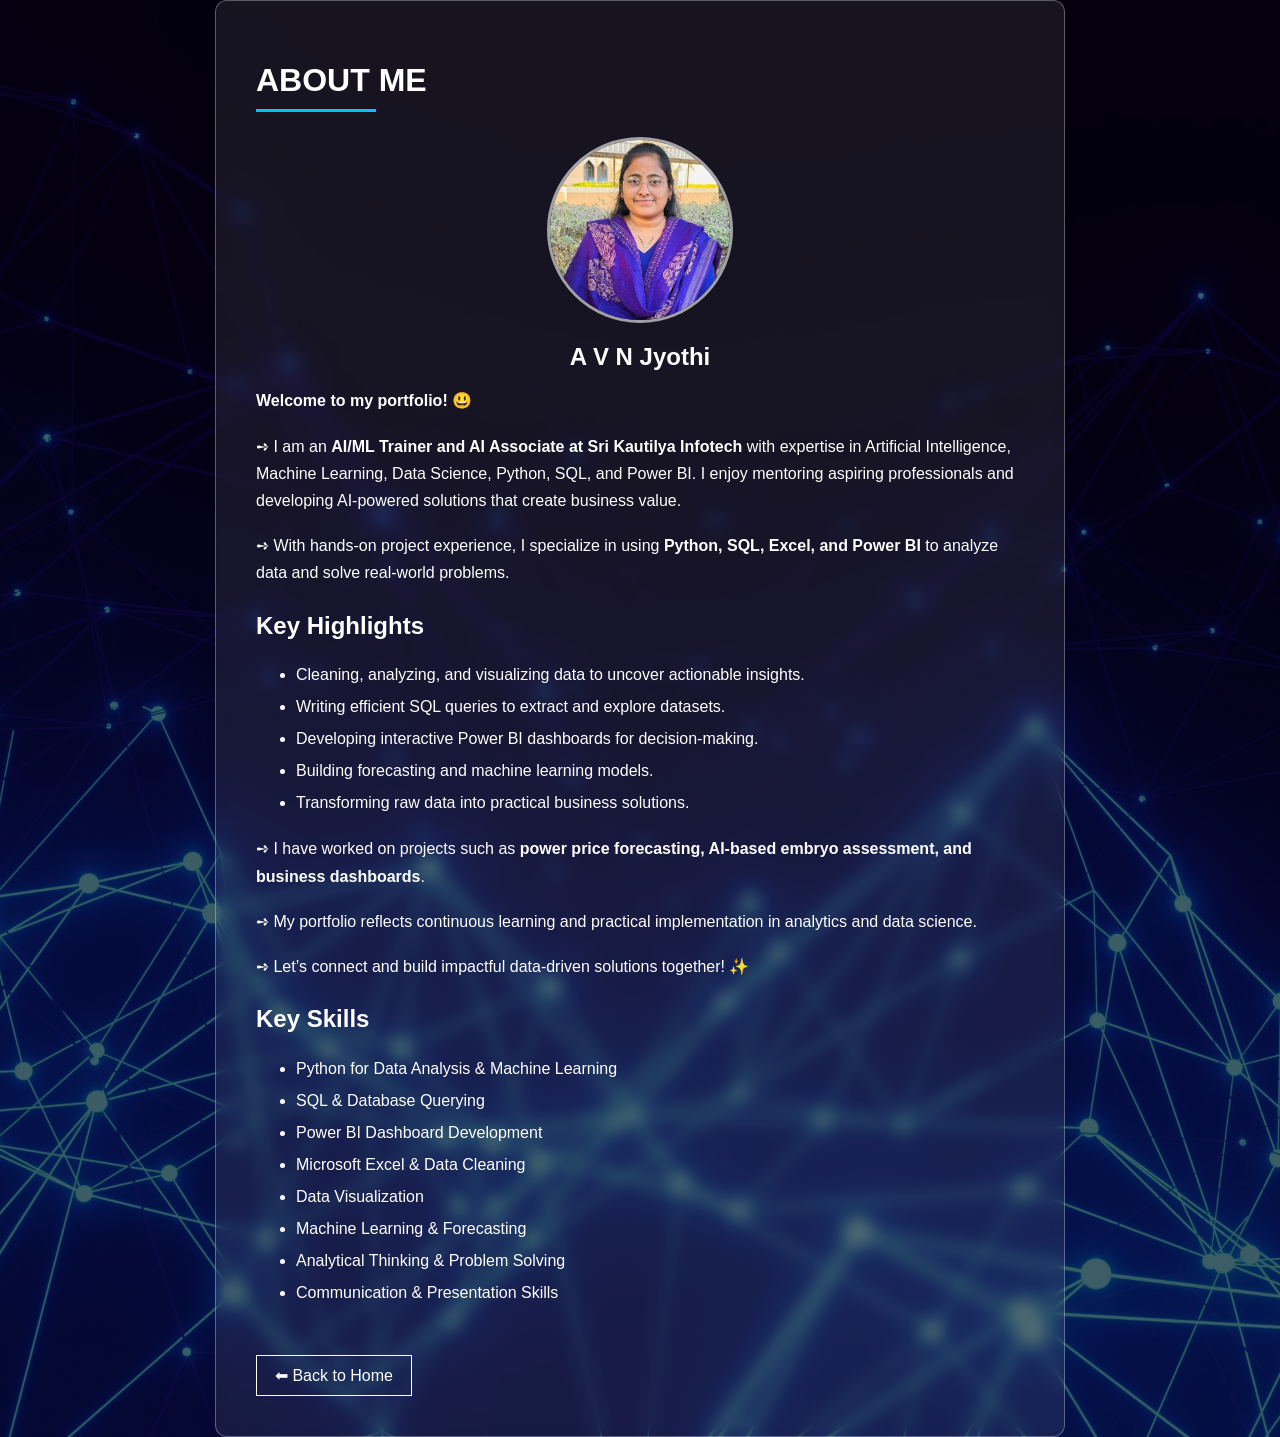
<file: about.html>
<!DOCTYPE html>
<html>
<head>
    <title>About Me - Jyothi</title>
    <link rel="stylesheet" href="style.css">
</head>

<body>

<div class="about-page-wrapper"
     style="background-image: url('images/background.jpg');">

    <div class="about-content-box">

        <!-- Title -->
        <h1 class="about-title">ABOUT ME</h1>
        <div class="about-divider-line"></div>

        <!-- Profile Image -->
        <div class="about-profile-top">
            <img src="images\profile.jpeg" alt="Profile Photo">
        </div>

        <!-- Name -->
        <h2 class="about-name">A V N Jyothi</h2>

        <!-- Content Starts -->
        <p class="about-description">
            <strong>Welcome to my portfolio! 😃</strong>
        </p>

        <p class="about-description">
    ➺ I am an <strong>AI/ML Trainer and AI Associate at Sri Kautilya Infotech</strong> with expertise in Artificial Intelligence, Machine Learning,
            Data Science, Python, SQL, and Power BI. I enjoy mentoring aspiring professionals and
            developing AI-powered solutions that create business value.
</p>

        <p class="about-description">
            ➺ With hands-on project experience, I specialize in using
            <strong>Python, SQL, Excel, and Power BI</strong>
            to analyze data and solve real-world problems.
        </p>

        <h2 class="about-subtitle">Key Highlights</h2>

        <ul class="about-skills-list">
            <li>Cleaning, analyzing, and visualizing data to uncover actionable insights.</li>
            <li>Writing efficient SQL queries to extract and explore datasets.</li>
            <li>Developing interactive Power BI dashboards for decision-making.</li>
            <li>Building forecasting and machine learning models.</li>
            <li>Transforming raw data into practical business solutions.</li>
        </ul>

        <p class="about-description">
            ➺ I have worked on projects such as
            <strong>power price forecasting, AI-based embryo assessment,
            and business dashboards</strong>.
        </p>

        <p class="about-description">
            ➺ My portfolio reflects continuous learning and practical implementation
            in analytics and data science.
        </p>

        <p class="about-description">
            ➺ Let’s connect and build impactful data-driven solutions together! ✨
        </p>

        <h2 class="about-subtitle">Key Skills</h2>

        <ul class="about-skills-list">
            <li>Python for Data Analysis & Machine Learning</li>
            <li>SQL & Database Querying</li>
            <li>Power BI Dashboard Development</li>
            <li>Microsoft Excel & Data Cleaning</li>
            <li>Data Visualization</li>
            <li>Machine Learning & Forecasting</li>
            <li>Analytical Thinking & Problem Solving</li>
            <li>Communication & Presentation Skills</li>
        </ul>

        <a class="about-back-button" href="index.html">
            ⬅ Back to Home
        </a>

    </div>

</div>

</body>
</html>
</file>
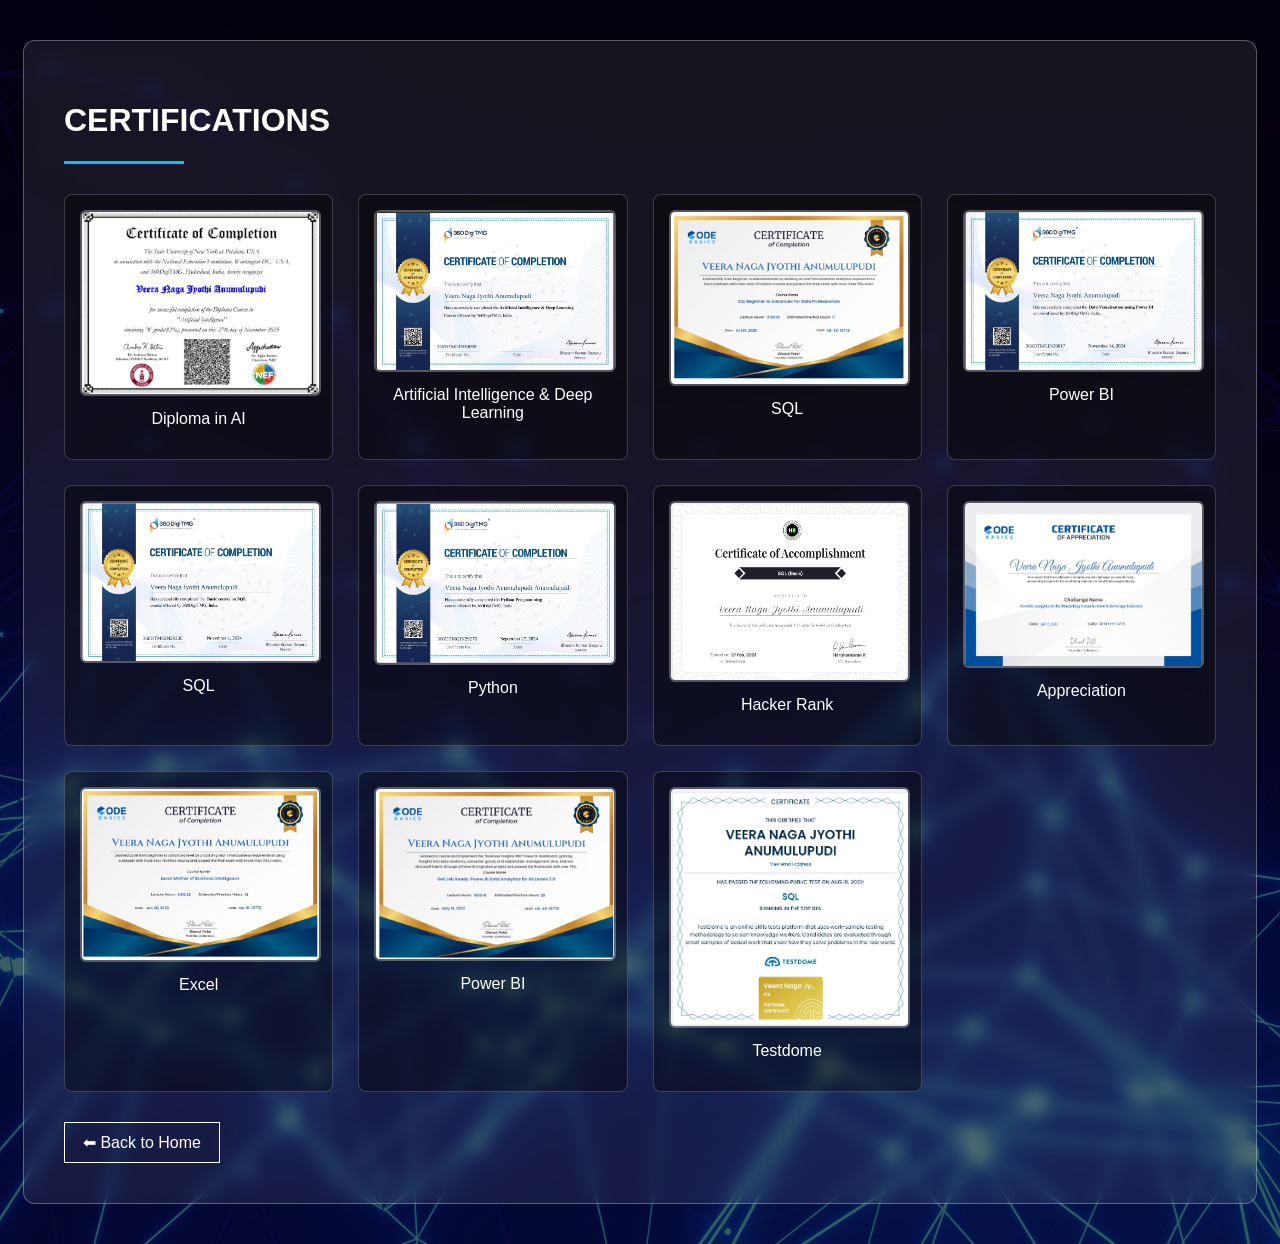
<file: certifications.html>
<!DOCTYPE html>
<html>
<head>
    <title>Certifications - Jyothi</title>
    <link rel="stylesheet" href="style.css">
</head>

<body>

<div class="cert-page-wrapper"
     style="background-image: url('images/background.jpg');">

<div class="cert-content-box">

    <h1 class="cert-title">CERTIFICATIONS</h1>
    <div class="cert-divider"></div>

    <div class="cert-grid">

        <!-- Certification Cards -->
        <div class="cert-card">
            <img src="certifications/cer0.jpg" onclick="openCert(this.src)">
            <p>Diploma in AI</p>
        </div>
        <div class="cert-card">
            <img src="certifications/AI.jpg" onclick="openCert(this.src)">
            <p>Artificial Intelligence & Deep Learning</p>
        </div>

        <div class="cert-card">
            <img src="certifications/cert1.jpg" onclick="openCert(this.src)">
            <p>SQL</p>
        </div>

        <div class="cert-card">
            <img src="certifications/cert2.jpg" onclick="openCert(this.src)">
            <p>Power BI</p>
        </div>

        <div class="cert-card">
            <img src="certifications/cert3.jpg" onclick="openCert(this.src)">
            <p>SQL</p>
        </div>

        <div class="cert-card">
            <img src="certifications/cert4.jpg" onclick="openCert(this.src)">
            <p>Python</p>
        </div>

        <div class="cert-card">
            <img src="certifications/cert5.jpg" onclick="openCert(this.src)">
            <p>Hacker Rank</p>
        </div>

        <div class="cert-card">
            <img src="certifications/cert6.jpg" onclick="openCert(this.src)">
            <p>Appreciation</p>
        </div>

        <div class="cert-card">
            <img src="certifications/cert7.jpg" onclick="openCert(this.src)">
            <p>Excel</p>
        </div>

        <div class="cert-card">
            <img src="certifications/cert8.jpg" onclick="openCert(this.src)">
            <p>Power BI</p>
        </div>

        <div class="cert-card">
            <img src="certifications/cert9.jpg" onclick="openCert(this.src)">
            <p>Testdome</p>
        </div>

    </div>

    <a class="cert-back-btn" href="index.html">⬅ Back to Home</a>

</div>
</div>

<!-- Popup Viewer -->
<div id="certPopup" class="cert-popup" onclick="closeCert()">
    <span class="cert-close">&times;</span>
    <img id="certPopupImg">
</div>

<script>
function openCert(src) {
    document.getElementById("certPopup").style.display = "flex";
    document.getElementById("certPopupImg").src = src;
}

function closeCert() {
    document.getElementById("certPopup").style.display = "none";
}
</script>

</body>
</html>
</file>
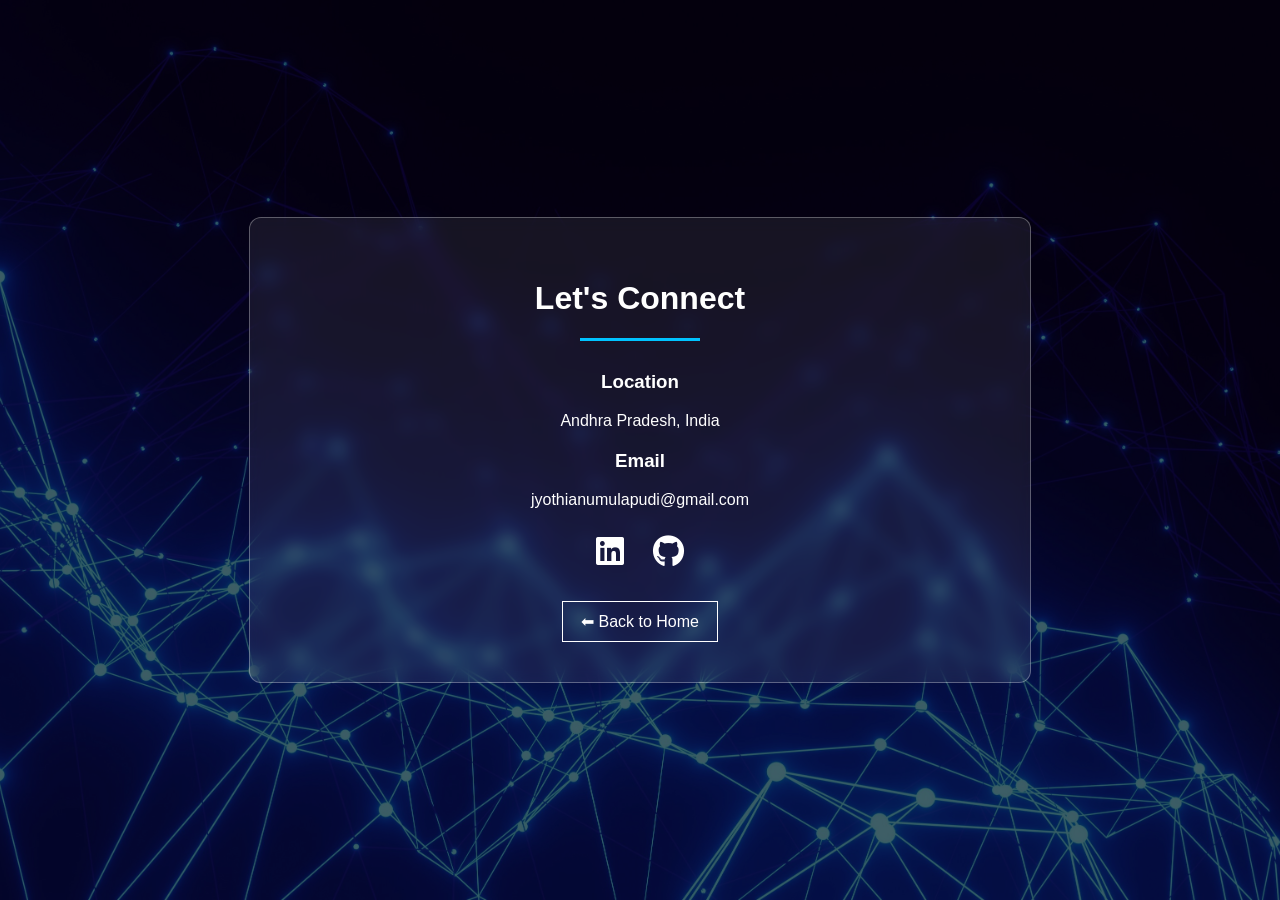
<file: contact.html>
<!DOCTYPE html>
<html>
<head>
    <title>Contact - Jyothi</title>
    <link rel="stylesheet" href="style.css">

    <!-- Icons library -->
    <link rel="stylesheet"
          href="https://cdnjs.cloudflare.com/ajax/libs/font-awesome/6.5.1/css/all.min.css">
</head>

<body>

<div class="contact-page-wrapper"
     style="background-image: url('images/background.jpg');">

    <div class="contact-content-box">

        <h1 class="contact-title">Let's Connect</h1>
        <div class="contact-divider"></div>

        <div class="contact-item">
            <h3>Location</h3>
            <p>Andhra Pradesh, India</p>
        </div>

        <div class="contact-item">
            <h3>Email</h3>
            <p>jyothianumulapudi@gmail.com</p>
        </div>

        <!-- Social Links -->
        <div class="contact-social">

            <!-- LinkedIn -->
            <a href="https://www.linkedin.com/in/avnjyothi/"
               target="_blank" class="social-icon">
                <i class="fab fa-linkedin"></i>
            </a>

            <!-- GitHub -->
            <a href="https://github.com/jyothianumulupudi"
               target="_blank" class="social-icon">
                <i class="fab fa-github"></i>
            </a>

        </div>

        <a class="contact-back-btn" href="index.html">
            ⬅ Back to Home
        </a>

    </div>

</div>

</body>
</html>
</file>
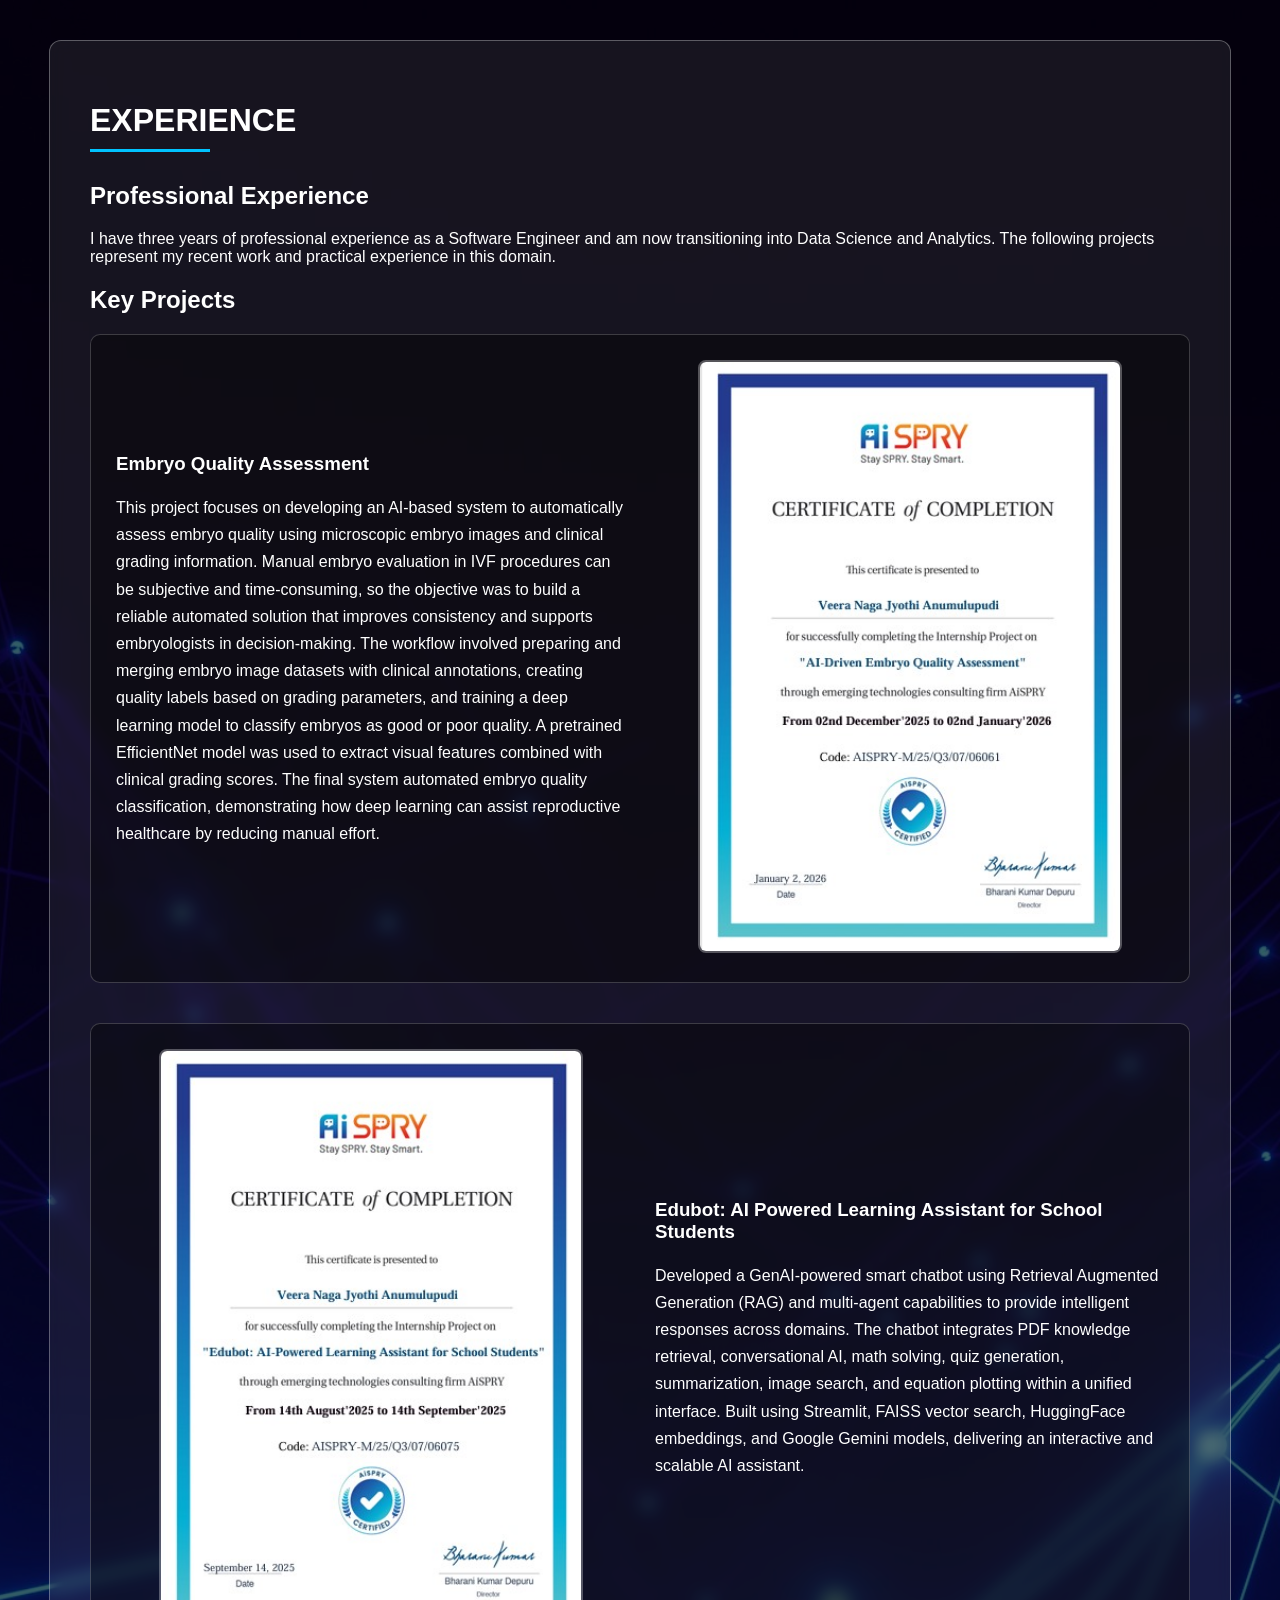
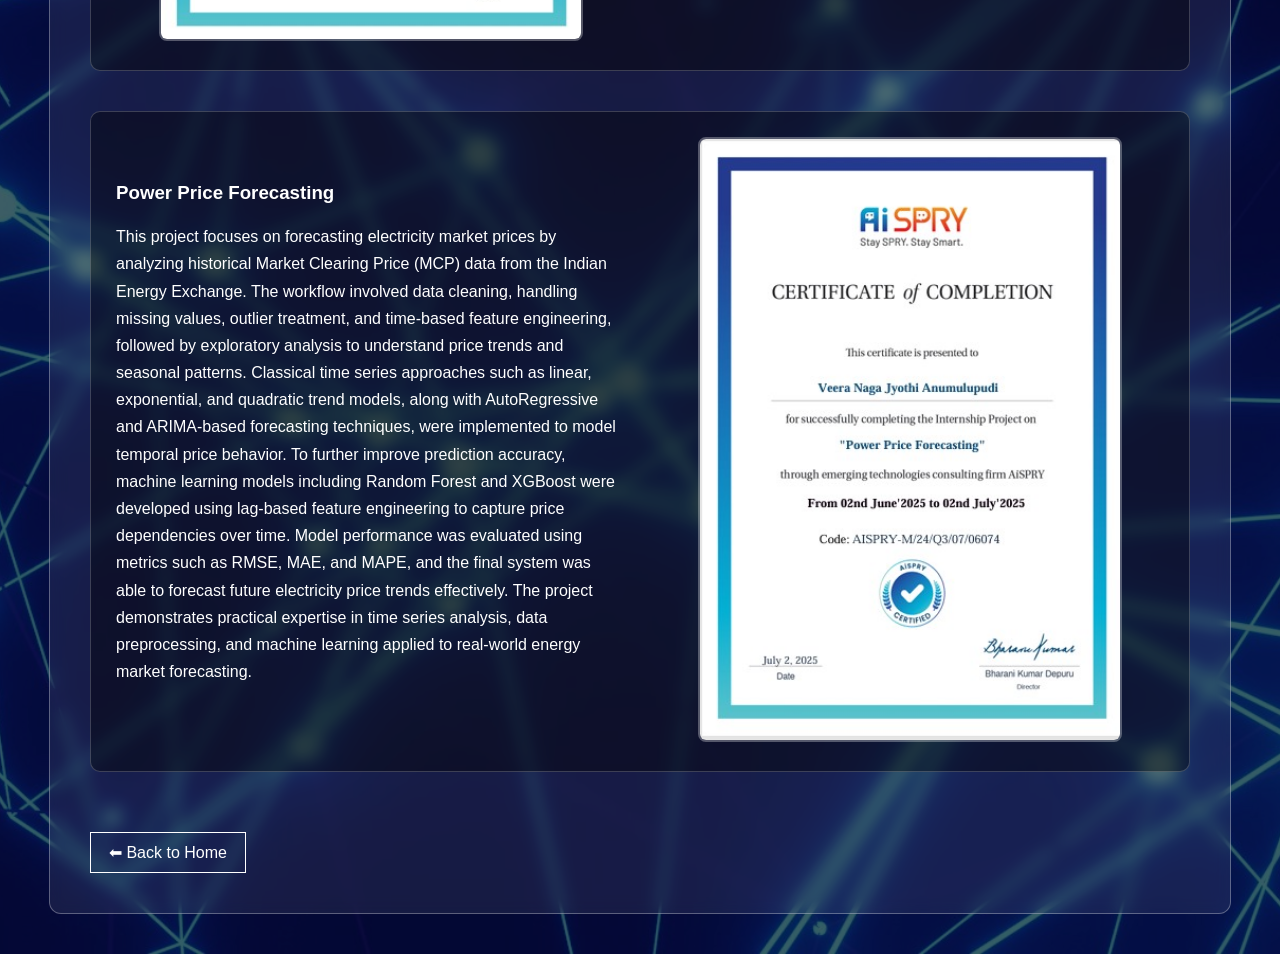
<file: experience.html>
<!DOCTYPE html>
<html>
<head>
    <title>Experience - Jyothi</title>
    <link rel="stylesheet" href="style.css">
</head>

<body>

<div class="experience-page-wrapper"
     style="background-image: url('images/background.jpg');">

<div class="experience-content-box">

    <h1 class="experience-title">EXPERIENCE</h1>
    <div class="experience-divider"></div>

    <!-- Experience -->
    <h2>Professional Experience</h2>
    <p>
        I have three years of professional experience as a Software Engineer and am now transitioning into Data Science and Analytics. The following projects represent my recent work and practical experience in this domain.
    </p>

    <h2>Key Projects</h2>

    <!-- Project 1: Description Left, Image Right -->
    <div class="project-card project-row">

        <div class="project-text">
            <h3>Embryo Quality Assessment</h3>
            <p>
                This project focuses on developing an AI-based system to automatically assess embryo quality using microscopic embryo images and clinical grading information. Manual embryo evaluation in IVF procedures can be subjective and time-consuming, so the objective was to build a reliable automated solution that improves consistency and supports embryologists in decision-making.

                The workflow involved preparing and merging embryo image datasets with clinical annotations, creating quality labels based on grading parameters, and training a deep learning model to classify embryos as good or poor quality. A pretrained EfficientNet model was used to extract visual features combined with clinical grading scores.

                The final system automated embryo quality classification, demonstrating how deep learning can assist reproductive healthcare by reducing manual effort.
            </p>
        </div>

        <div class="project-image">
            <img src="certifications/embryo.jpg" alt="Embryo Certification">
        </div>

    </div>

    <!-- Project 2: Image Left, Description Right -->
    <div class="project-card project-row reverse">

        <div class="project-text">
            <h3>Edubot: AI Powered Learning Assistant for School Students</h3>
            <p>
                Developed a GenAI-powered smart chatbot using Retrieval Augmented Generation (RAG) and multi-agent capabilities to provide intelligent responses across domains.

                The chatbot integrates PDF knowledge retrieval, conversational AI, math solving, quiz generation, summarization, image search, and equation plotting within a unified interface.

                Built using Streamlit, FAISS vector search, HuggingFace embeddings, and Google Gemini models, delivering an interactive and scalable AI assistant.
            </p>
        </div>

        <div class="project-image">
            <img src="certifications/chatbot.jpg" alt="EduBot Certification">
        </div>

    </div>

    <!-- Project 3: Description Left, Image Right -->
    <div class="project-card project-row">

        <div class="project-text">
            <h3>Power Price Forecasting</h3>
            <p>
This project focuses on forecasting electricity market prices by analyzing historical Market Clearing Price (MCP) data from the Indian Energy Exchange. The workflow involved data cleaning, handling missing values, outlier treatment, and time-based feature engineering, followed by exploratory analysis to understand price trends and seasonal patterns. Classical time series approaches such as linear, exponential, and quadratic trend models, along with AutoRegressive and ARIMA-based forecasting techniques, were implemented to model temporal price behavior.

To further improve prediction accuracy, machine learning models including Random Forest and XGBoost were developed using lag-based feature engineering to capture price dependencies over time. Model performance was evaluated using metrics such as RMSE, MAE, and MAPE, and the final system was able to forecast future electricity price trends effectively. The project demonstrates practical expertise in time series analysis, data preprocessing, and machine learning applied to real-world energy market forecasting.
            </p>
        </div>

        <div class="project-image">
            <img src="certifications/forecast.jpg" alt="Forecast Certification">
        </div>

    </div>

    <a class="experience-back-btn" href="index.html">
        ⬅ Back to Home
    </a>

</div>
</div>

</body>
</html>
</file>
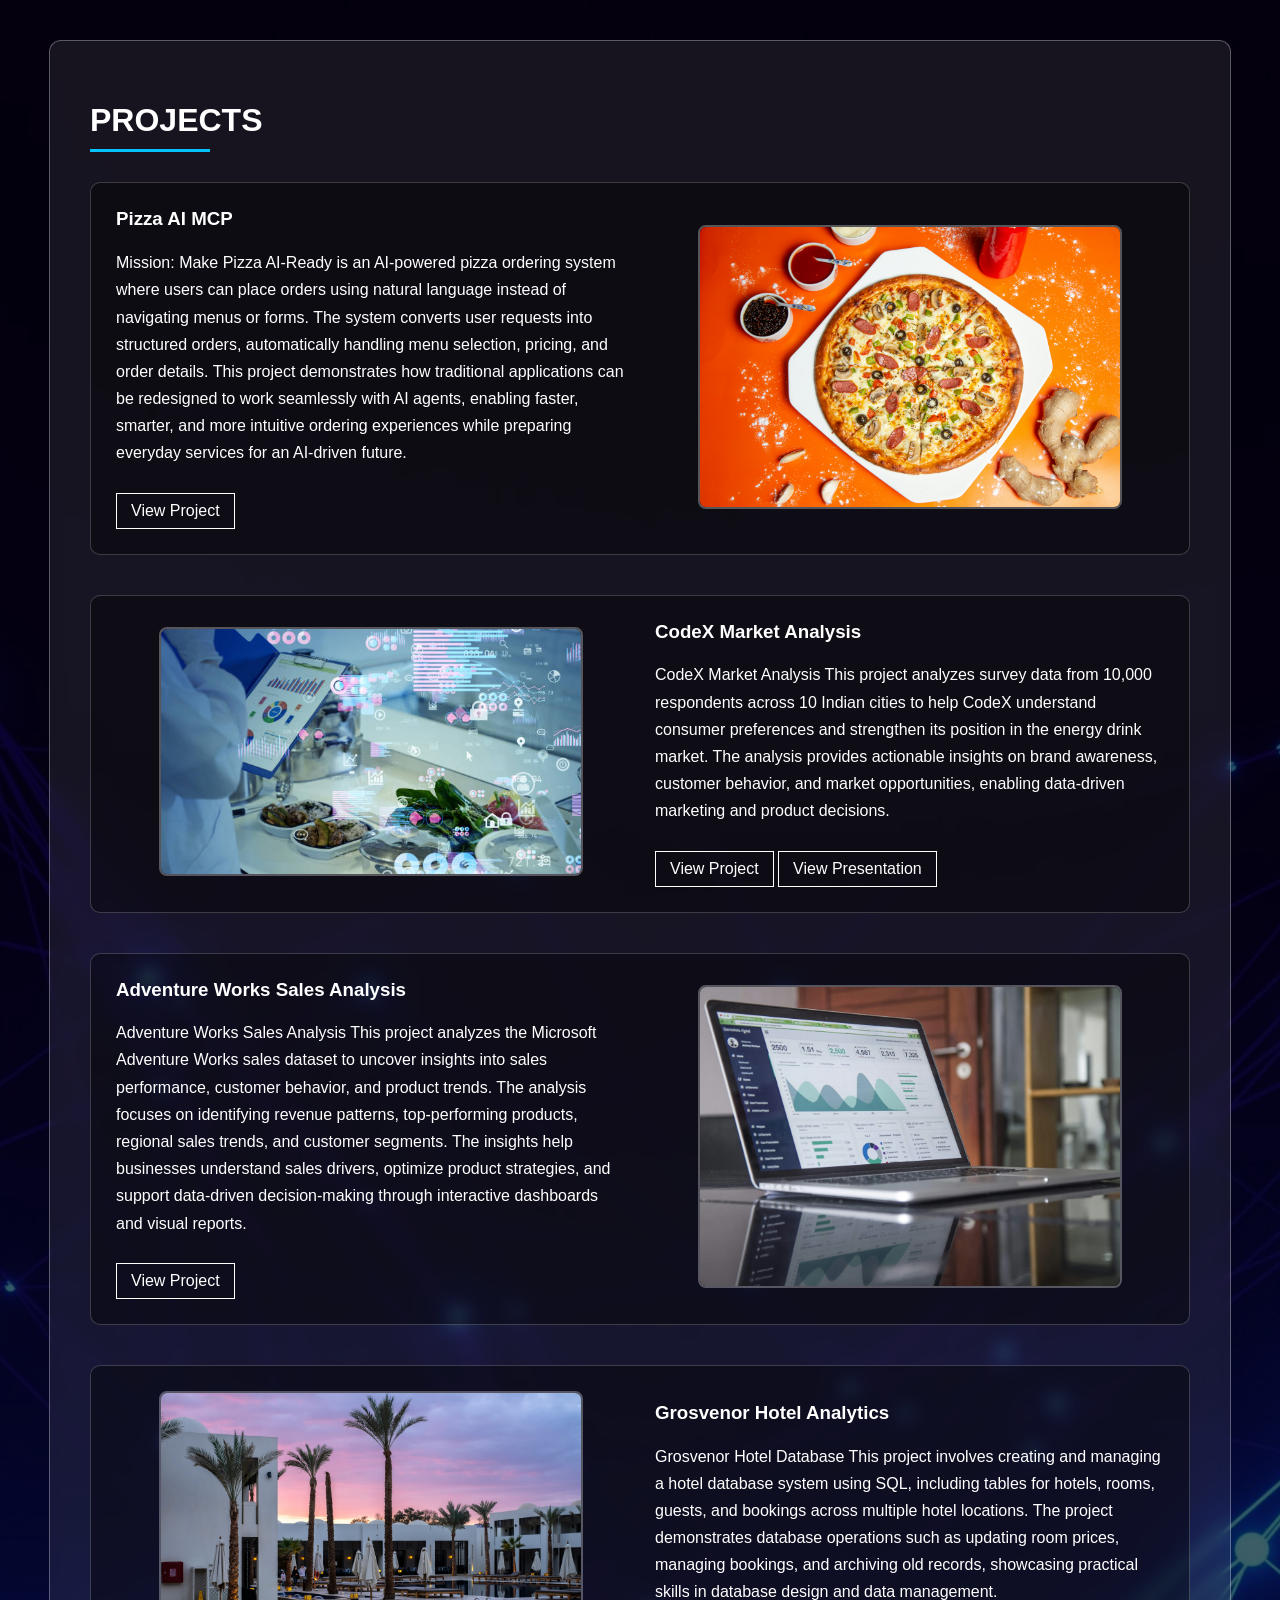
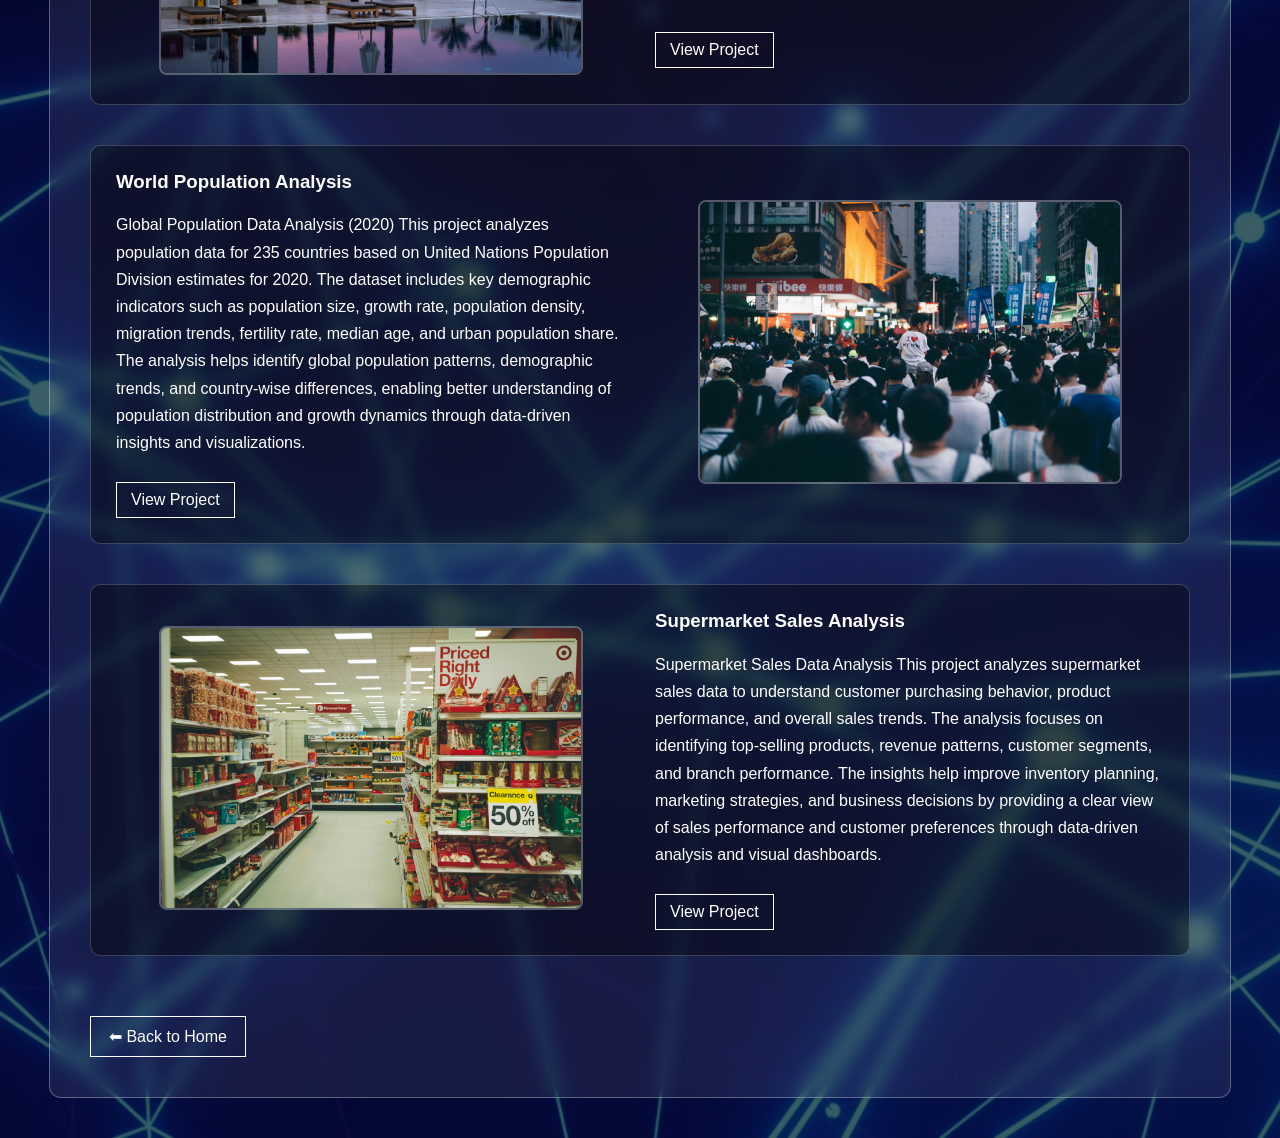
<file: projects.html>
<!DOCTYPE html>
<html>
<head>
    <title>Projects - Jyothi</title>
    <link rel="stylesheet" href="style.css">
</head>

<body>

<div class="experience-page-wrapper"
     style="background-image: url('images/background.jpg');">

<div class="experience-content-box">

<h1 class="experience-title">PROJECTS</h1>
<div class="experience-divider"></div>

<!-- ===== Project Template Start ===== -->

<!-- 1 -->
<div class="project-card project-row">
<div class="project-text">
<h3>Pizza AI MCP</h3>
<p>
Mission: Make Pizza AI-Ready is an AI-powered pizza ordering system where users can place orders using natural language instead of navigating menus or forms. The system converts user requests into structured orders, automatically handling menu selection, pricing, and order details.

This project demonstrates how traditional applications can be redesigned to work seamlessly with AI agents, enabling faster, smarter, and more intuitive ordering experiences while preparing everyday services for an AI-driven future.
</p>
<a href="https://github.com/jyothianumulupudi/pizza-ai-mcp" target="_blank" class="project-btn">View Project</a>
</div>
<div class="project-image">
<img src="images\pizza.jpg">
</div>
</div>

<!-- 2 -->
<div class="project-card project-row reverse">
<div class="project-text">
<h3>CodeX Market Analysis</h3>
<p>
CodeX Market Analysis

This project analyzes survey data from 10,000 respondents across 10 Indian cities to help CodeX understand consumer preferences and strengthen its position in the energy drink market.

The analysis provides actionable insights on brand awareness, customer behavior, and market opportunities, enabling data-driven marketing and product decisions.
</p>
<a href="https://github.com/jyothianumulupudi/Codebasics_Challenge" target="_blank" class="project-btn">View Project</a>
<a href="https://www.linkedin.com/posts/avnjyothi_codebasicsresumeprojectchallenge6-powerbi-activity-7085466535145668608-KSsx/?utm_source=share&utm_medium=member_desktop" target="_blank" class="project-btn">View Presentation</a>
</div>
<div class="project-image">
<img src="images\food_and_beverage.jpg">
</div>
</div>

<!-- 3 -->
<div class="project-card project-row">
<div class="project-text">
<h3>Adventure Works Sales Analysis</h3>
<p>
Adventure Works Sales Analysis

This project analyzes the Microsoft Adventure Works sales dataset to uncover insights into sales performance, customer behavior, and product trends. The analysis focuses on identifying revenue patterns, top-performing products, regional sales trends, and customer segments.

The insights help businesses understand sales drivers, optimize product strategies, and support data-driven decision-making through interactive dashboards and visual reports.
</p>
<a href="https://github.com/jyothianumulupudi/Adventure_Works_Sales" target="_blank" class="project-btn">View Project</a>
</div>
<div class="project-image">
<img src="images\adventure_work_sales.jpg">
</div>
</div>

<!-- 4 -->
<div class="project-card project-row reverse">
<div class="project-text">
<h3>Grosvenor Hotel Analytics</h3>
<p>
Grosvenor Hotel Database

This project involves creating and managing a hotel database system using SQL, including tables for hotels, rooms, guests, and bookings across multiple hotel locations.

The project demonstrates database operations such as updating room prices, managing bookings, and archiving old records, showcasing practical skills in database design and data management.
</p>
<a href="https://github.com/jyothianumulupudi/Grosvenor_Hotel" target="_blank" class="project-btn">View Project</a>
</div>
<div class="project-image">
<img src="images\hotel.jpg">
</div>
</div>

<!-- 7 -->
<div class="project-card project-row">
<div class="project-text">
<h3>World Population Analysis</h3>
<p>
Global Population Data Analysis (2020)

This project analyzes population data for 235 countries based on United Nations Population Division estimates for 2020. The dataset includes key demographic indicators such as population size, growth rate, population density, migration trends, fertility rate, median age, and urban population share.

The analysis helps identify global population patterns, demographic trends, and country-wise differences, enabling better understanding of population distribution and growth dynamics through data-driven insights and visualizations.
</p>
<a href="https://github.com/jyothianumulupudi/World_Population" target="_blank" class="project-btn">View Project</a>
</div>
<div class="project-image">
<img src="images\population.jpg">
</div>
</div>

<!-- 8 -->
<div class="project-card project-row reverse">
<div class="project-text">
<h3>Supermarket Sales Analysis</h3>
<p>
Supermarket Sales Data Analysis

This project analyzes supermarket sales data to understand customer purchasing behavior, product performance, and overall sales trends. The analysis focuses on identifying top-selling products, revenue patterns, customer segments, and branch performance.

The insights help improve inventory planning, marketing strategies, and business decisions by providing a clear view of sales performance and customer preferences through data-driven analysis and visual dashboards.
</p>
<a href="https://github.com/jyothianumulupudi/Super_Market_Sales" target="_blank" class="project-btn">View Project</a>
</div>
<div class="project-image">
<img src="images\supermarket.jpg">
</div>
</div>

<a class="experience-back-btn" href="index.html">
⬅ Back to Home
</a>

</div>
</div>

</body>
</html>
</file>
<file: style.css>
/* ---------- Global ---------- */
body {
    margin: 0;
    font-family: Arial, sans-serif;
}

/* ------------------------------- Home Section ------------------------------------------------- */
.home {
    height: 100vh;

    background-size: cover;
    background-position: center;
    background-repeat: no-repeat;

    background-color: rgba(0,0,0,0.55);
    background-blend-mode: darken;

    display: flex;
    flex-direction: column;
    justify-content: center;
    align-items: center;

    color: white;
    text-align: center;
}

/* ---------- Line Layout ---------- */

.line-container {
    width: 80%;
    margin-bottom: 60px;

    display: flex;
    flex-direction: column;
    align-items: center;
}

/* Wrapper ensures no gap */
.icon-wrapper {
    display: flex;
    flex-direction: column;
    align-items: center;
    line-height: 0;
}

/* Circle */
.icon-circle {
    width: 70px;
    height: 70px;
    border: 1px solid white;
    border-radius: 50%;

    display: flex;
    align-items: center;
    justify-content: center;

    font-size: 28px;
    background: rgba(0,0,0,0.4);
}

/* Vertical line touching circle */
.vertical-line {
    width: 1px;
    height: 55px;
    background: white;
    margin: 0;
}

/* Horizontal line */
.horizontal-line {
    width: 100%;
    height: 1px;
    background: white;
    margin-bottom: 2px;
}

/* ---------- Divider ---------- */

.divider {
    width: 140px;
    height: 3px;
    background: #00c3ff;
    margin: 15px 0;
}

/* ---------- Navigation ---------- */

.menu {
    margin-top: 25px;
    display: flex;
    gap: 15px;
    flex-wrap: wrap;
    justify-content: center;
}

.menu a {
    text-decoration: none;
    color: white;
    border: 1px solid white;
    padding: 12px 20px;
    background: rgba(0,0,0,0.4);
    border-radius: 6px;
    transition: 0.3s;
}

.menu a:hover {
    background: #00c3ff;
    border-color: #00c3ff;
    color: black;
}

/* ---------- Bottom Line ---------- */

.bottom-line {
    width: 80%;
    height: 1px;
    background: white;
    margin-top: 40px;
}

/* ----------------------------------------------- ABOUT PAGE --------------------------------------------------- */
/* ---------- ABOUT PAGE ---------- */

.about-page-wrapper {
    min-height: 100vh;

    background-size: cover;
    background-position: center;
    background-repeat: no-repeat;

    background-color: rgba(0,0,0,0.6);
    background-blend-mode: darken;

    display: flex;
    justify-content: center;
    align-items: center;
}

/* Transparent content box */
.about-content-box {
    width: 60%;
    padding: 40px;
    border-radius: 12px;

    background: rgba(255, 255, 255, 0.08);
    border: 1px solid rgba(255,255,255,0.3);

    backdrop-filter: blur(8px);
    color: white;
}


/* Title */
.about-title {
    margin-bottom: 10px;
}

/* Divider */
.about-divider-line {
    width: 120px;
    height: 3px;
    background: #00c3ff;
    margin-bottom: 25px;
}

/* Description text */
.about-description {
    line-height: 1.7;
    margin-bottom: 18px;
}

/* Subtitle */
.about-subtitle {
    margin-top: 25px;
}

/* Skills list */
.about-skills-list {
    margin-top: 15px;
    line-height: 2;
}

/* Back button */
.about-back-button {
    display: inline-block;
    margin-top: 30px;
    padding: 10px 18px;
    border: 1px solid white;
    text-decoration: none;
    color: white;
}

.about-back-button:hover {
    background: #00c3ff;
    color: black;
}
.about-layout {
    display: flex;
    gap: 40px;
    align-items: center;
}

/* Profile image top */
.about-profile-top {
    display: flex;
    justify-content: center;
    margin-bottom: 20px;
}

.about-profile-top img {
    width: 180px;
    height: 180px;
    object-fit: cover;
    border-radius: 50%;
    border: 3px solid rgba(255,255,255,0.6);
}
.about-name {
    text-align: center;
    margin-top: 15px;
    margin-bottom: 15px;
}

/* --------------------------------------------------- PROJECTS PAGE --------------------------------------------------- */

.projects-page-wrapper {
    min-height: 100vh;
    padding: 40px 0;
    background-size: cover;
    background-position: center;
    background-repeat: no-repeat;
    background-color: rgba(0,0,0,0.6);
    background-blend-mode: darken;
    display: flex;
    justify-content: center;
}

.projects-content-box {
    width: 90%;
    max-width: 1200px;
    padding: 40px;
    border-radius: 12px;
    background: rgba(255,255,255,0.08);
    border: 1px solid rgba(255,255,255,0.3);
    backdrop-filter: blur(8px);
    color: white;
}

.projects-divider {
    width: 120px;
    height: 3px;
    background: #00c3ff;
    margin-bottom: 30px;
}

.projects-grid {
    display: grid;
    grid-template-columns: repeat(auto-fit, minmax(260px, 1fr));
    gap: 25px;
}

.project-item {
    background: rgba(0,0,0,0.4);
    padding: 15px;
    border-radius: 8px;
    text-align: center;
}

.project-item img {
    width: 100%;
    border-radius: 6px;
}

.project-item a {
    display: inline-block;
    margin-top: 10px;
    padding: 8px 12px;
    border: 1px solid white;
    color: white;
    text-decoration: none;
}

.project-item a:hover {
    background: #00c3ff;
    color: black;
}

.project-btn {
    display: inline-block;
    margin-top: 10px;
    padding: 8px 14px;
    border: 1px solid white;
    text-decoration: none;
    color: white;
}

.project-btn:hover {
    background: #00c3ff;
    color: black;
}


/* ----------------------------------------------------------- EXPERIENCE PAGE ------------------------------------------------------- */
.experience-page-wrapper {
    min-height: 100vh;
    padding: 40px 0;

    background-size: cover;
    background-position: center;
    background-repeat: no-repeat;

    background-color: rgba(0,0,0,0.6);
    background-blend-mode: darken;

    display: flex;
    justify-content: center;
}

/* Main container */
.experience-content-box {
    width: 90%;
    max-width: 1100px;
    padding: 40px;
    border-radius: 12px;

    background: rgba(255,255,255,0.08);
    border: 1px solid rgba(255,255,255,0.3);

    backdrop-filter: blur(8px);
    color: white;
}

/* Page title */
.experience-title {
    margin-bottom: 10px;
}

/* Divider */
.experience-divider {
    width: 120px;
    height: 3px;
    background: #00c3ff;
    margin-bottom: 30px;
}

/* ---------- PROJECT CARDS ---------- */

.project-card {
    background: rgba(0,0,0,0.4);
    padding: 25px;
    border-radius: 10px;
    margin-bottom: 40px;
    border: 1px solid rgba(255,255,255,0.2);
}

/* Project row layout */
.project-row {
    display: flex;
    gap: 30px;
    align-items: center;
}

/* Alternate layout */
.project-row.reverse {
    flex-direction: row-reverse;
}

/* Project text */
.project-text {
    flex: 1;
}

.project-text h3 {
    margin-top: 0;
}

.project-text p {
    line-height: 1.7;
}

/* Project image */
.project-image {
    flex: 1;
    text-align: center;
}

.project-image img {
    width: 100%;
    max-width: 420px;
    border-radius: 8px;
    border: 2px solid rgba(255,255,255,0.3);
}

/* ---------- BACK BUTTON ---------- */

.experience-back-btn {
    display: inline-block;
    margin-top: 20px;
    padding: 10px 18px;
    border: 1px solid white;
    text-decoration: none;
    color: white;
}

.experience-back-btn:hover {
    background: #00c3ff;
    color: black;
}

/* ---------- MOBILE RESPONSIVE ---------- */

@media (max-width: 768px) {
    .project-row,
    .project-row.reverse {
        flex-direction: column;
    }

    .project-image img {
        max-width: 100%;
    }
}

/* ------------------------------------------ CERTIFICATIONS PAGE ----------------------------------------------------- */

.cert-page-wrapper {
    min-height: 100vh;
    padding: 40px 0;

    background-size: cover;
    background-position: center;
    background-repeat: no-repeat;

    background-color: rgba(0,0,0,0.6);
    background-blend-mode: darken;

    display: flex;
    justify-content: center;
}

/* Main container */
.cert-content-box {
    width: 90%;
    max-width: 1200px;
    padding: 40px;
    border-radius: 12px;

    background: rgba(255,255,255,0.08);
    border: 1px solid rgba(255,255,255,0.3);

    backdrop-filter: blur(8px);
    color: white;
}

/* Title divider */
.cert-divider {
    width: 120px;
    height: 3px;
    background: #00c3ff;
    margin-bottom: 30px;
}

/* ---------- CERTIFICATION GRID ---------- */

.cert-grid {
    display: grid;
    grid-template-columns: repeat(auto-fit, minmax(250px, 1fr));
    gap: 25px;
}

/* Card */
.cert-card {
    background: rgba(0,0,0,0.4);
    padding: 15px;
    border-radius: 8px;
    text-align: center;
    border: 1px solid rgba(255,255,255,0.2);
}

/* Certificate image */
.cert-card img {
    width: 100%;
    border-radius: 6px;
    border: 2px solid rgba(255,255,255,0.3);
    cursor: pointer;
    transition: 0.3s;
}

/* Hover effect */
.cert-card img:hover {
    transform: scale(1.03);
}

.cert-card p {
    margin-top: 10px;
}

/* ---------- BACK BUTTON ---------- */

.cert-back-btn {
    display: inline-block;
    margin-top: 30px;
    padding: 10px 18px;
    border: 1px solid white;
    text-decoration: none;
    color: white;
}

.cert-back-btn:hover {
    background: #00c3ff;
    color: black;
}

/* ---------- CERTIFICATE POPUP ---------- */

.cert-popup {
    display: none;
    position: fixed;
    z-index: 999;
    left: 0;
    top: 0;
    width: 100%;
    height: 100%;

    background: rgba(0,0,0,0.85);

    justify-content: center;
    align-items: center;
}

.cert-popup img {
    max-width: 90%;
    max-height: 90%;
    border-radius: 8px;
}

.cert-close {
    position: absolute;
    top: 20px;
    right: 30px;
    font-size: 40px;
    color: white;
    cursor: pointer;
}

/* ---------- RESPONSIVE ---------- */

@media (max-width: 768px) {
    .cert-grid {
        grid-template-columns: repeat(auto-fit, minmax(180px, 1fr));
    }
}

/* ---------------------------------------------------- CONTACT PAGE ------------------------------------------------ */

.contact-page-wrapper {
    min-height: 100vh;

    background-size: cover;
    background-position: center;
    background-repeat: no-repeat;

    background-color: rgba(0,0,0,0.6);
    background-blend-mode: darken;

    display: flex;
    justify-content: center;
    align-items: center;
}

.contact-content-box {
    width: 90%;
    max-width: 700px;
    padding: 40px;
    border-radius: 12px;

    background: rgba(255,255,255,0.08);
    border: 1px solid rgba(255,255,255,0.3);

    backdrop-filter: blur(8px);
    color: white;
    text-align: center;
}

.contact-divider {
    width: 120px;
    height: 3px;
    background: #00c3ff;
    margin: 10px auto 30px;
}

.contact-item {
    margin-bottom: 20px;
}

.contact-social {
    margin-top: 25px;
}

.social-icon {
    font-size: 32px;
    margin: 10px;
    color: white;
    text-decoration: none;
}

.social-icon:hover {
    color: #00c3ff;
}

.contact-back-btn {
    display: inline-block;
    margin-top: 30px;
    padding: 10px 18px;
    border: 1px solid white;
    text-decoration: none;
    color: white;
}

.contact-back-btn:hover {
    background: #00c3ff;
    color: black;
}
</file>
